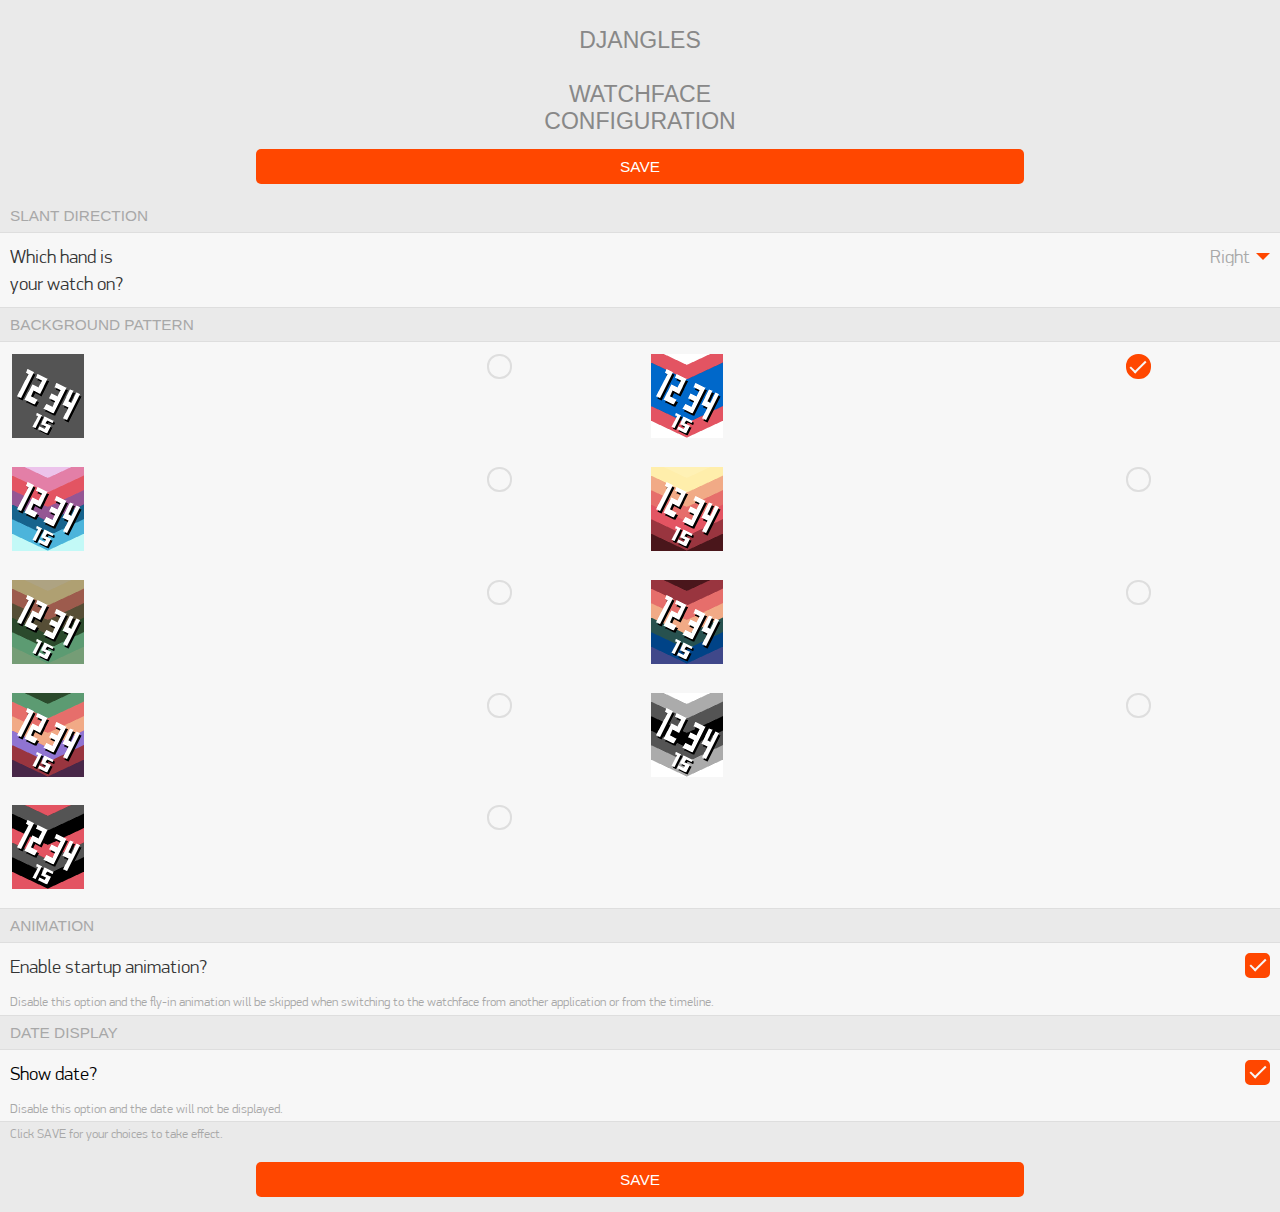
<file: v2/index.html>
<!DOCTYPE html>
<html lang="en">
<head>
    <meta charset="UTF-8">
    <title>Djangles Settings</title>
    <link rel='stylesheet' type='text/css' href='../v2/css/slate.css'>
    <link rel='stylesheet' type='text/css' href='../v2/css/style.css'>
</head>
<body>
    <br />
    <h1 class='title'>Djangles<br /><br />Watchface<br />Configuration</h1>
    <div class='item-container'>
            <div class='button-container'>
                <input id='submitButtonTop' type='button' class='item-button' value='SAVE'>
            </div>
        </div>

    <div class='item-container'>
        <div class='item-container-header'>SLANT DIRECTION</div>
        
            <div class='item-container-content'>
                
                <label class="item" >Which hand is</br>your watch on?
                    <select id="slantDirectionNumber" name="whichSlant" dir='rtl' class="item-select">                    
                        <option class="item-select-option" value=1>Left</option>					
                        <option class="item-select-option" value=2 selected>Right							
						</option>
                    </select>
                </label>
               
            </div>

        
		<div class="item-container-header">Background Pattern</div>
        
          
		<div class="item-container-content">
		
		<div class="skinny">
		
		
			<table>
				<tr>
					<td>
						<label class="item">
							<img name="img-0" src="../v2/images/basalt-0.png" />
							<input type="radio" class="item-radio" id="bgPatternRadioButton" name="radio-1" value="0">						
						</label>
					</td>
					<td>
						<label class="item">
							<img name="img-1" src="../v2/images/basalt-1.png" />
							<input type="radio" class="item-radio" id="bgPatternRadioButton" name="radio-1" value="1" checked>	
						</label>
					</td>
				</tr>
				<tr>
					<td>
						<label class="item">
							<img name="img-2" src="../v2/images/basalt-2.png" />
							<input type="radio" class="item-radio" id="bgPatternRadioButton" name="radio-1" value="2">
						</label>
					</td>
					<td>
						<label class="item">
							<img name="img-3" src="../v2/images/basalt-3.png" />
							<input type="radio" class="item-radio" id="bgPatternRadioButton" name="radio-1" value="3">
						</label>
					</td>
				</tr>
				
				<tr>
					<td>
						<label class="item">
							<img name="img-4" src="../v2/images/basalt-4.png" />
							<input type="radio" class="item-radio" id="bgPatternRadioButton" name="radio-1" value="4">
						</label>
					</td>
					<td>
						<label class="item">
							<img name="img-5" src="../v2/images/basalt-5.png" />
							<input type="radio" class="item-radio" id="bgPatternRadioButton" name="radio-1" value="5">
						</label>
					</td>
				</tr>
				<tr>
					<td>
						<label class="item">
							<img name="img-6" src="../v2/images/basalt-6.png" />
							<input type="radio" class="item-radio" id="bgPatternRadioButton" name="radio-1" value="6">
						</label>
					</td>
					<td>
						<label class="item">
							<img name="img-7" src="../v2/images/basalt-7.png" />
							<input type="radio" class="item-radio" id="bgPatternRadioButton" name="radio-1" value="7">
						</label>
					</td>
				</tr>
				<tr>
					<td>				
						<label class="item">
							<img name="img-8" src="../v2/images/basalt-8.png" />
							<input type="radio" class="item-radio" id="bgPatternRadioButton" name="radio-1" value="8">
						</label>
					</td>
					<td>
					</td>
				</tr>
			</table>
		</div>
		
        </div>
       
		<div class="item-container-header">Animation</div>
			<div class="item-container-content">
				<label class='item'>
					Enable startup animation?
					<input id='startupAnimCheckbox' type='checkbox' class='item-checkbox' checked>
				</label>
				<div class='item-container-footer'>
				Disable this option and the fly-in animation will be skipped when switching to the watchface from another application or from the timeline.
				</div>
			</div>		
		</div>
		
		<div class="item-container-header">Date Display</div>
			<div class="item-container-content">
				<label class='item'>
					Show date?
					<input id='showDate' type='checkbox' class='item-checkbox' checked>
				</label>
				<div class='item-container-footer'>
				Disable this option and the date will not be displayed.
				</div>
			</div>		
		</div>
	   
        <div class='item-container-footer'>
                    Click SAVE for your choices to take effect.
        </div>
        </div>

        <div class='item-container'>
            <div class='button-container'>
                <input id='submitButton' type='button' class='item-button' value='SAVE'>
            </div>
        </div>

        <script src='../v2/scripts/slate.js'></script>
        <script src='../v2/scripts/main.js'></script>
</body>
</html>
</file>
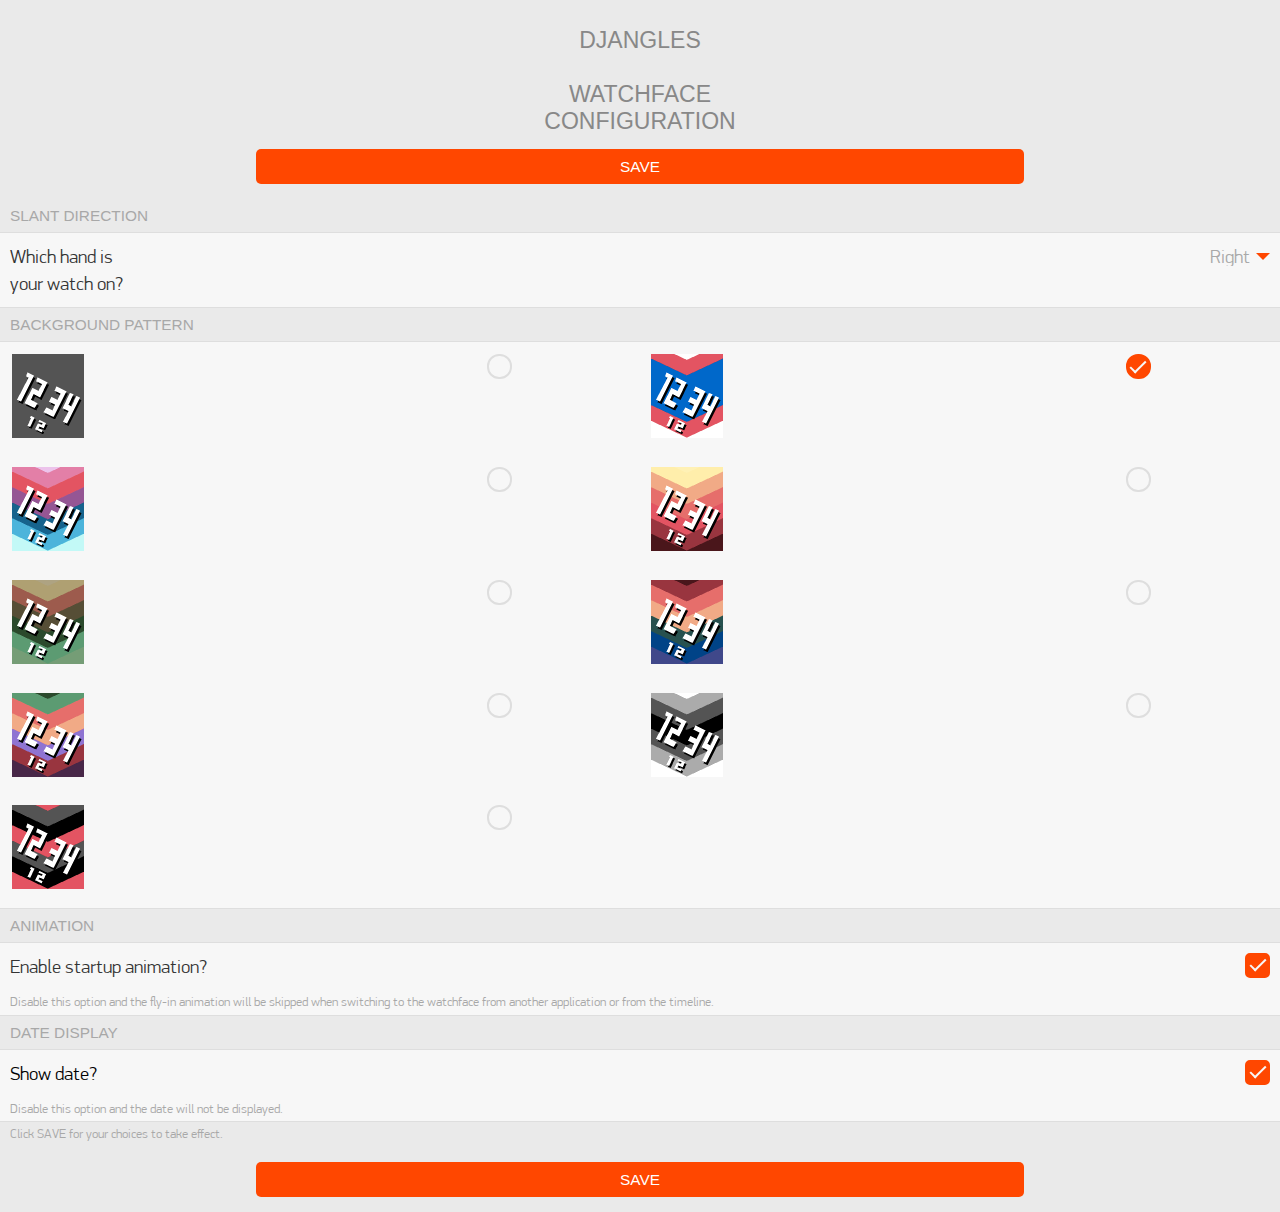
<file: v3/index.html>
<!DOCTYPE html>
<html lang="en">
<head>
    <meta charset="UTF-8">
    <title>Djangles Settings</title>
    <link rel='stylesheet' type='text/css' href='../v3/css/slate.css'>
    <link rel='stylesheet' type='text/css' href='../v3/css/style.css'>
</head>
<body>
    <br />
    <h1 class='title'>Djangles<br /><br />Watchface<br />Configuration</h1>
    <div class='item-container'>
            <div class='button-container'>
                <input id='submitButtonTop' type='button' class='item-button' value='SAVE'>
            </div>
        </div>

    <div class='item-container'>
        <div class='item-container-header'>SLANT DIRECTION</div>
        
            <div class='item-container-content'>
                
                <label class="item" >Which hand is</br>your watch on?
                    <select id="slantDirectionNumber" name="whichSlant" dir='rtl' class="item-select">                    
                        <option class="item-select-option" value=1>Left</option>					
                        <option class="item-select-option" value=2 selected>Right							
						</option>
                    </select>
                </label>
               
            </div>

        
		<div class="item-container-header">Background Pattern</div>
        
          
		<div class="item-container-content">
		
		<div class="skinny">
		
		
			<table>
				<tr>
					<td>
						<label class="item">
							<img name="img-0" src="../v3/images/basalt-0.png" />
							<input type="radio" class="item-radio" id="bgPatternRadioButton" name="radio-1" value="0">						
						</label>
					</td>
					<td>
						<label class="item">
							<img name="img-1" src="../v3/images/basalt-1.png" />
							<input type="radio" class="item-radio" id="bgPatternRadioButton" name="radio-1" value="1" checked>	
						</label>
					</td>
				</tr>
				<tr>
					<td>
						<label class="item">
							<img name="img-2" src="../v3/images/basalt-2.png" />
							<input type="radio" class="item-radio" id="bgPatternRadioButton" name="radio-1" value="2">
						</label>
					</td>
					<td>
						<label class="item">
							<img name="img-3" src="../v3/images/basalt-3.png" />
							<input type="radio" class="item-radio" id="bgPatternRadioButton" name="radio-1" value="3">
						</label>
					</td>
				</tr>
				
				<tr>
					<td>
						<label class="item">
							<img name="img-4" src="../v3/images/basalt-4.png" />
							<input type="radio" class="item-radio" id="bgPatternRadioButton" name="radio-1" value="4">
						</label>
					</td>
					<td>
						<label class="item">
							<img name="img-5" src="../v3/images/basalt-5.png" />
							<input type="radio" class="item-radio" id="bgPatternRadioButton" name="radio-1" value="5">
						</label>
					</td>
				</tr>
				<tr>
					<td>
						<label class="item">
							<img name="img-6" src="../v3/images/basalt-6.png" />
							<input type="radio" class="item-radio" id="bgPatternRadioButton" name="radio-1" value="6">
						</label>
					</td>
					<td>
						<label class="item">
							<img name="img-7" src="../v3/images/basalt-7.png" />
							<input type="radio" class="item-radio" id="bgPatternRadioButton" name="radio-1" value="7">
						</label>
					</td>
				</tr>
				<tr>
					<td>				
						<label class="item">
							<img name="img-8" src="../v3/images/basalt-8.png" />
							<input type="radio" class="item-radio" id="bgPatternRadioButton" name="radio-1" value="8">
						</label>
					</td>
					<td>
					</td>
				</tr>
			</table>
		</div>
		
        </div>
       
		<div class="item-container-header">Animation</div>
			<div class="item-container-content">
				<label class='item'>
					Enable startup animation?
					<input id='startupAnimCheckbox' type='checkbox' class='item-checkbox' checked>
				</label>
				<div class='item-container-footer'>
				Disable this option and the fly-in animation will be skipped when switching to the watchface from another application or from the timeline.
				</div>
			</div>		
		</div>
		
		<div class="item-container-header">Date Display</div>
			<div class="item-container-content">
				<label class='item'>
					Show date?
					<input id='showDate' type='checkbox' class='item-checkbox' checked>
				</label>
				<div class='item-container-footer'>
				Disable this option and the date will not be displayed.
				</div>
			</div>		
		</div>
	   
        <div class='item-container-footer'>
                    Click SAVE for your choices to take effect.
        </div>
        </div>

        <div class='item-container'>
            <div class='button-container'>
                <input id='submitButton' type='button' class='item-button' value='SAVE'>
            </div>
        </div>

        <script src='../v3/scripts/slate.js'></script>
        <script src='../v3/scripts/main.js'></script>
</body>
</html>
</file>
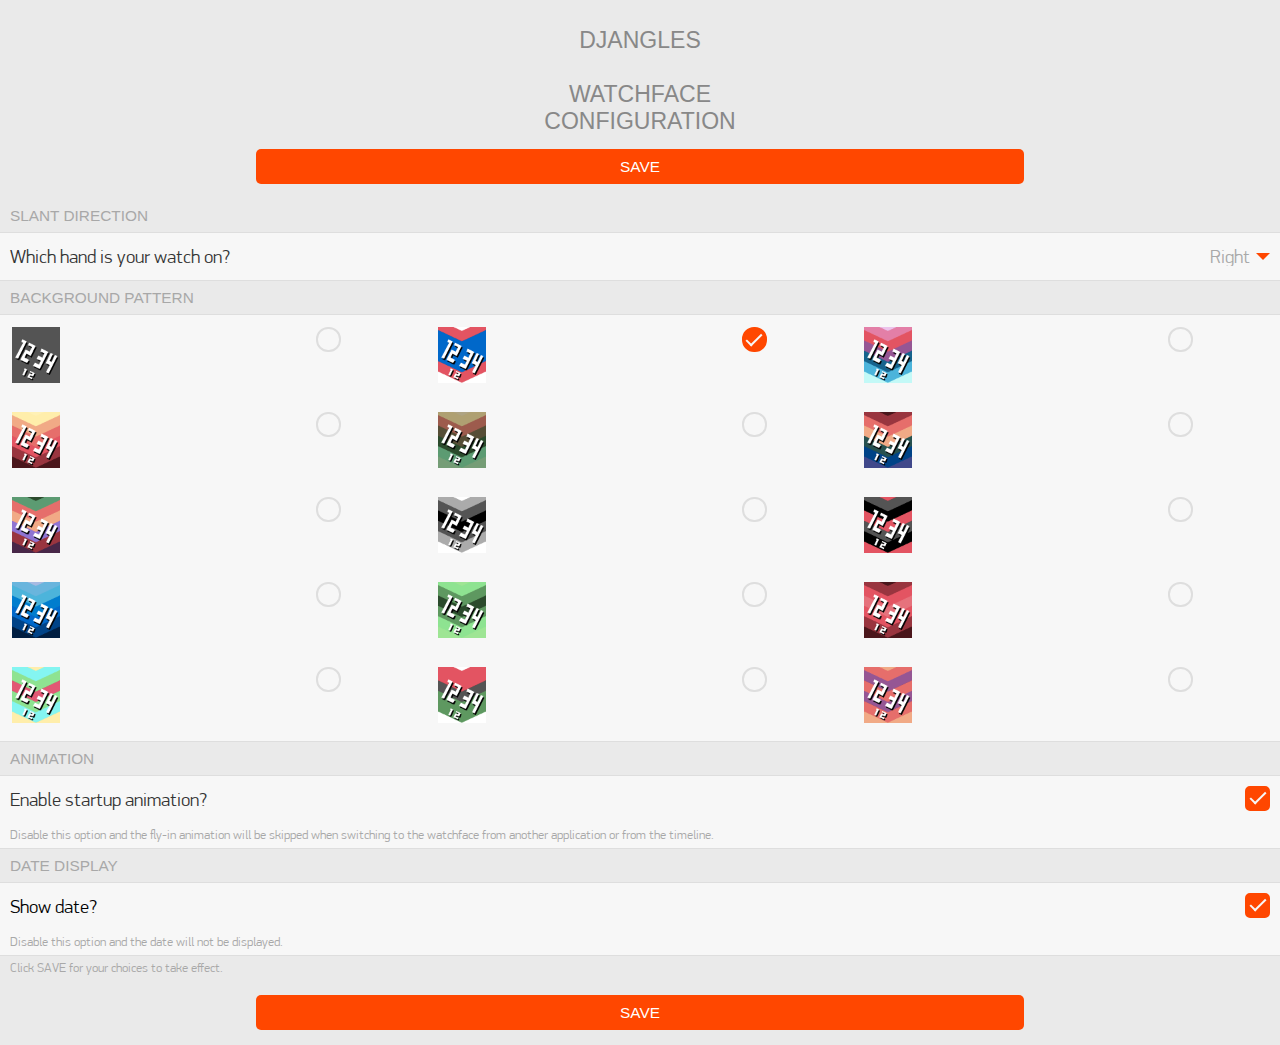
<file: v4/index.html>
<!DOCTYPE html>
<html lang="en">
<head>
    <meta charset="UTF-8">
    <title>Djangles Settings</title>
    <link rel='stylesheet' type='text/css' href='../v4/css/slate.css'>
    <link rel='stylesheet' type='text/css' href='../v4/css/style.css'>
</head>
<body>
    <br />
    <h1 class='title'>Djangles<br /><br />Watchface<br />Configuration</h1>
    <div class='item-container'>
            <div class='button-container'>
                <input id='submitButtonTop' type='button' class='item-button' value='SAVE'>
            </div>
        </div>

    <div class='item-container'>
        <div class='item-container-header'>SLANT DIRECTION</div>
        
            <div class='item-container-content'>
                
                <label class="item" >Which hand is your watch on?
                    <select id="slantDirectionNumber" name="whichSlant" dir='rtl' class="item-select">                    
                        <option class="item-select-option" value=1>Left</option>					
                        <option class="item-select-option" value=2 selected>Right							
						</option>
                    </select>
                </label>
               
            </div>

        
		<div class="item-container-header">Background Pattern</div>
        
          
		<div class="item-container-content">
		
		<div class="skinny">
		
		
			<table>
				<tr>
					<td>
						<label class="item">
							<img id="img0" name="img-00" src="../v4/images/basalt-0.png" />
							<input type="radio" class="item-radio" id="bgPatternRadioButton" name="radio-1" value="0">						
						</label>
					</td>
					<td>
						<label class="item">
							<img name="img-01" src="../v4/images/basalt-1.png" />
							<input type="radio" class="item-radio" id="bgPatternRadioButton" name="radio-1" value="1" checked>	
						</label>
					</td>
					
					<td>
						<label class="item" >
							<img name="img-02" src="../v4/images/basalt-2.png" />
							<input type="radio" class="item-radio" id="bgPatternRadioButton" name="radio-1" value="2">
						</label>
					</td>
					
				</tr>
				<tr>
					<td>
						<label class="item">
							<img name="img-03" src="../v4/images/basalt-3.png" />
							<input type="radio" class="item-radio" id="bgPatternRadioButton" name="radio-1" value="3">
						</label>
					</td>
					<td>
						<label class="item">
							<img name="img-04" src="../v4/images/basalt-4.png" />
							<input type="radio" class="item-radio" id="bgPatternRadioButton" name="radio-1" value="4">
						</label>
					</td>
					<td>
						<label class="item">
							<img name="img-05" src="../v4/images/basalt-5.png" />
							<input type="radio" class="item-radio" id="bgPatternRadioButton" name="radio-1" value="5">
						</label>
					</td>
				</tr>				
				<tr>
					<td>
						<label class="item">
							<img name="img-06" src="../v4/images/basalt-6.png" />
							<input type="radio" class="item-radio" id="bgPatternRadioButton" name="radio-1" value="6">
						</label>
					</td>
					<td>
						<label class="item">
							<img name="img-07" src="../v4/images/basalt-7.png" />
							<input type="radio" class="item-radio" id="bgPatternRadioButton" name="radio-1" value="7">
						</label>
					</td>
					<td>				
						<label class="item">
							<img name="img-08" src="../v4/images/basalt-8.png" />
							<input type="radio" class="item-radio" id="bgPatternRadioButton" name="radio-1" value="8">
						</label>
					</td>
				</tr>
				<tr class="hideit">					
					<td>				
						<label class="item">
							<img name="img-09" src="../v4/images/basalt-9.png" />
							<input type="radio" class="item-radio" id="bgPatternRadioButton" name="radio-1" value="9">
						</label>
					</td>
					<td>				
						<label class="item">
							<img name="img-10" src="../v4/images/basalt-10.png" />
							<input type="radio" class="item-radio" id="bgPatternRadioButton" name="radio-1" value="10">
						</label>
					</td>
					<td>				
						<label class="item">
							<img name="img-11" src="../v4/images/basalt-11.png" />
							<input type="radio" class="item-radio" id="bgPatternRadioButton" name="radio-1" value="11">
						</label>
					</td>
				</tr>
				<tr class="hideit">
					<td>				
						<label class="item">
							<img name="img-12" src="../v4/images/basalt-12.png" />
							<input type="radio" class="item-radio" id="bgPatternRadioButton" name="radio-1" value="12">
						</label>
					</td>
					<td>				
						<label class="item">
							<img name="img-13" src="../v4/images/basalt-13.png" />
							<input type="radio" class="item-radio" id="bgPatternRadioButton" name="radio-1" value="13">
						</label>
					</td>
					<td>				
						<label class="item">
							<img name="img-14" src="../v4/images/basalt-14.png" />
							<input type="radio" class="item-radio" id="bgPatternRadioButton" name="radio-1" value="14">
						</label>
					</td>
				</tr>
			</table>
		</div>
		
        </div>
       
		<div class="item-container-header">Animation</div>
			<div class="item-container-content">
				<label class='item'>
					Enable startup animation?
					<input id='startupAnimCheckbox' type='checkbox' class='item-checkbox' checked>
				</label>
				<div class='item-container-footer'>
				Disable this option and the fly-in animation will be skipped when switching to the watchface from another application or from the timeline.
				</div>
			</div>		
		</div>
		
		<div class="item-container-header">Date Display</div>
			<div class="item-container-content">
				<label class='item'>
					Show date?
					<input id='showDate' type='checkbox' class='item-checkbox' checked>
				</label>
				<div class='item-container-footer'>
				Disable this option and the date will not be displayed.
				</div>
			</div>		
		</div>
	   
        <div class='item-container-footer'>
                    Click SAVE for your choices to take effect.
        </div>
        </div>

        <div class='item-container'>
            <div class='button-container'>
                <input id='submitButton' type='button' class='item-button' value='SAVE'>
            </div>
        </div>

        <script src='../v4/scripts/slate.js'></script>
        <script src='../v4/scripts/main.js'></script>
</body>
</html>
</file>
<file: v2/css/slate.css>
@font-face {
  font-family: 'PFDinDisplayProLightWebfont';
  src: url("../fonts/PFDinDisplayPro-Light.woff") format("woff");
  font-weight: normal;
  font-style: normal;
  font-variant: normal; }
@font-face {
  font-family: 'PTSansRegularWebfont';
  src: url("../fonts/PTSans-regular.woff") format("woff");
  font-weight: normal;
  font-style: normal;
  font-variant: normal; }
* {
  margin: 0;
  padding: 0; }

*:focus {
  outline-width: 0; }

a {
  color: #FF4700;
  text-decoration: none; }

body {
  background-color: #EAEAEA;
  margin-bottom: 15px;
  font-size: 1.2em;
  line-height: 1.4em;
  -webkit-user-select: none !important;
  -moz-user-select: none !important;
  -ms-user-select: none !important;
  user-select: none !important; }

body, select, input[type=text], input[type=time], input[type=date] {
  font-family: 'PFDinDisplayPro-Light', PFDinDisplayProLightWebfont, sans-serif;
  font-weight: normal; }

select, input[type=time], input[type=date] {
  -webkit-appearance: none;
  -moz-appearance: none;
  -ms-appearance: none;
  appearance: none;
  border: none;
  position: absolute;
  top: 13px;
  color: #A8A8A8;
  font-size: 1em;
  line-height: 1em;
  background-color: #F7F7F7; }

input[type=date] {
  direction: rtl; }

select {
  right: 30px;
  top: 14px; }

input[type=time] {
  right: 10px !important; }

input[type=date] {
  right: 10px !important; }

.select-triangle {
  position: absolute;
  right: 10px;
  top: 20px;
  width: 0;
  height: 0;
  border-left: 7px solid transparent;
  border-right: 7px solid transparent;
  border-top: 7px solid #FF4700; }

.item-container {
  color: #333333;
  margin-top: 15px; }

.item-container-header {
  padding: 3px 10px;
  text-transform: uppercase;
  font-family: 'PT Sans', PTSansRegularWebfont, sans-serif;
  font-size: .8em;
  font-weight: normal;
  color: #A8A8A8; }

.item-container-content {
  background-color: #F7F7F7;
  border-top: 1px solid #DEDEDE;
  border-bottom: 1px solid #DEDEDE; }

.item-container-footer {
  padding: 3px 10px;
  font-size: .7em;
  line-height: 1.4em;
  color: #A8A8A8; }

.item {
  position: relative;
  padding: 10px;
  display: block;
  overflow: hidden; }

.item:not(:first-child) {
  border-top: 1px solid #DEDEDE; }

.item-subtitle-wrapper {
  font-size: 1em; }

.item-subtitle-wrapper .item-styled-toggle-wrapper {
  top: 16px; }

.item-subtitle-wrapper .item-styled-checkbox {
  top: 18px; }

.item-subtitle-wrapper .item-styled-radio {
  top: 16px; }

.item-subtitle-wrapper .item-draggable-handle {
  top: 18px; }

.item-subtitle {
  font-size: .7em;
  line-height: .7em;
  padding: .3em 0; }

.item-styled-toggle-wrapper {
  position: absolute;
  right: 10px;
  top: 8px;
  width: 56px;
  height: 30px;
  border-radius: 5px;
  transition-timing-function: ease-in-out;
  transition-duration: 0.3s;
  transition-property: background-color; }

.item-styled-toggle {
  position: relative;
  background-color: #FFFFFF;
  width: 28px;
  height: 28px;
  border-radius: 5px;
  top: 1px;
  transition-timing-function: ease-in-out;
  transition-duration: 0.3s;
  transition-property: left; }

.item-toggle {
  display: none; }

.item-toggle + .item-styled-toggle-wrapper {
  background-color: #A8A8A8; }

.item-toggle:checked + .item-styled-toggle-wrapper {
  background-color: #FF4700; }

.item-toggle + .item-styled-toggle-wrapper .item-styled-toggle {
  left: 1px; }

.item-toggle:checked + .item-styled-toggle-wrapper .item-styled-toggle {
  left: 27px; }

.item-styled-toggle-bar {
  width: 3px;
  height: 15px;
  margin-left: 3px;
  background-color: #EAEAEA;
  float: left;
  position: relative;
  left: 4px;
  top: 7px; }

.item-styled-checkbox {
  position: absolute;
  right: 10px;
  top: 10px;
  width: 21px;
  height: 21px;
  border-radius: 5px;
  border-width: 2px;
  border-style: solid; }

.item-checkbox {
  display: none; }

.item-checkbox + .item-styled-checkbox {
  border-color: #DEDEDE; }

.item-checkbox:checked + .item-styled-checkbox {
  border-color: #FF4700;
  background-color: #FF4700; }

.item-checkbox:checked + .item-styled-checkbox:before {
  content: "";
  display: block;
  position: relative;
  left: 7px;
  width: 6px;
  height: 14px;
  border-color: #F7F7F7;
  border-width: 0 2px 2px 0;
  border-style: solid;
  -webkit-transform: rotate(45deg);
  -moz-transform: rotate(45deg);
  -ms-transform: rotate(45deg);
  -o-transform: rotate(45deg);
  transform: rotate(45deg); }

.item-styled-radio {
  position: absolute;
  right: 10px;
  top: 10px;
  width: 21px;
  height: 21px;
  border-radius: 12px;
  border-width: 2px;
  border-style: solid; }

.item-radio {
  display: none; }

.item-radio + .item-styled-radio {
  border-color: #DEDEDE; }

.item-radio:checked + .item-styled-radio {
  border-color: #FF4700;
  background-color: #FF4700; }

.item-radio:checked + .item-styled-radio:before {
  content: "";
  display: block;
  position: relative;
  top: 1px;
  left: 6px;
  width: 6px;
  height: 14px;
  border-color: #F7F7F7;
  border-width: 0 2px 2px 0;
  border-style: solid;
  -webkit-transform: rotate(45deg);
  -moz-transform: rotate(45deg);
  -ms-transform: rotate(45deg);
  -o-transform: rotate(45deg);
  transform: rotate(45deg); }

.item-color {
  display: none; }

.item-styled-color {
  background: #F7F7F7; }
  .item-styled-color .value {
    position: absolute;
    right: 10px;
    top: 10px;
    width: 56px;
    height: 30px;
    border-radius: 5px;
    border-color: #A8A8A8;
    border-width: 1px;
    border-style: solid; }
  .item-styled-color .color-box-wrap {
    display: none;
    box-sizing: border-box;
    position: relative;
    height: 0;
    width: 100%;
    padding: 0 0 100% 0;
    margin: 0.6em 0 0em; }
    .item-styled-color .color-box-wrap.show {
      display: block; }
    .item-styled-color .color-box-wrap .color-box-container {
      position: absolute;
      height: 99.97%;
      width: 100%;
      left: 0;
      top: 0; }
      .item-styled-color .color-box-wrap .color-box-container .color-box {
        float: left;
        cursor: pointer; }
        .item-styled-color .color-box-wrap .color-box-container .color-box.rounded-tl {
          border-top-left-radius: 5px; }
        .item-styled-color .color-box-wrap .color-box-container .color-box.rounded-tr {
          border-top-right-radius: 5px; }
        .item-styled-color .color-box-wrap .color-box-container .color-box.rounded-bl {
          border-bottom-left-radius: 5px; }
        .item-styled-color .color-box-wrap .color-box-container .color-box.rounded-br {
          border-bottom-right-radius: 5px; }

.item-date, .item-time {
  position: absolute;
  color: #F7F7F7 !important; }

.item-styled-date, .item-styled-time {
  position: absolute;
  top: 13px;
  right: 10px;
  color: #A8A8A8;
  font-size: 1em;
  line-height: 1em;
  background-color: #F7F7F7; }

.item-input-wrapper {
  border-radius: 5px;
  border: 2px solid #DEDEDE; }

.item-input-wrapper-button {
  box-sizing: border-box;
  width: 77%; }

.item-input {
  border: 0;
  background-color: transparent;
  padding: 0 10px 7px 10px;
  font-size: 13px;
  width: 100%;
  box-sizing: border-box; }

.button-container {
  text-align: center; }

.item-button {
  width: 60%;
  height: 35px;
  background-color: #FF4700;
  border-radius: 5px;
  color: white;
  font-size: 0.8em;
  border: none;
  -webkit-appearance: none;
  -moz-appearance: none;
  -ms-appearance: none;
  appearance: none; }

.item-input-button {
  position: absolute;
  right: 10px;
  top: 9px;
  width: 20%; }

.tab-buttons {
  display: table;
  width: 100%;
  box-sizing: border-box;
  table-layout: fixed; }

.tab-button {
  display: table-cell;
  position: relative;
  color: #FF4700;
  border: 1px solid #FF4700;
  border-right-width: 0;
  font-size: 14px;
  padding: 5px 0;
  text-align: center;
  right: -1px; }

.tab-button:first-child {
  border-top-left-radius: 5px;
  border-bottom-left-radius: 5px;
  border-right-width: 0; }

.tab-button:last-child {
  border-top-right-radius: 5px;
  border-bottom-right-radius: 5px;
  border-right-width: 1px; }

.tab-button.active {
  background-color: #FF4700;
  color: #F7F7F7; }

.item-slider {
  position: relative;
  top: 8px;
  -webkit-appearance: none;
  -moz-appearance: none;
  -ms-appearance: none;
  appearance: none;
  height: 30px;
  width: 79%;
  overflow: hidden;
  background-color: transparent;
  margin-top: -10px; }

.item-slider::-webkit-slider-thumb:before {
  content: "";
  position: absolute;
  top: 11px;
  left: -1001px;
  height: 2px;
  width: 1000px;
  background: #FF4700; }

.item-slider::-webkit-slider-thumb {
  -webkit-appearance: none;
  -moz-appearance: none;
  -ms-appearance: none;
  appearance: none;
  position: relative;
  top: -13px;
  height: 28px;
  width: 28px;
  background-color: #FFFFFF;
  border-radius: 5px;
  border: 2px solid #EAEAEA; }

.item-slider::-webkit-slider-runnable-track {
  height: 2px;
  background-color: #DEDEDE; }

.item-slider::-webkit-slider-thumb:after {
  content: "lll";
  position: absolute;
  left: 4px;
  top: 3px;
  height: 12px;
  width: 10px;
  font-weight: normal;
  text-align: center;
  color: #DEDEDE;
  font-size: 16px;
  letter-spacing: 1px; }

.item-slider-text {
  position: absolute;
  top: 6px;
  right: 10px;
  width: 16%; }

.item-slider-text .item-input {
  text-align: center; }

.delete-item {
  width: 30px;
  height: 30px;
  right: 5px;
  top: 5px;
  position: absolute;
  border-radius: 6px; }

.delete-item:before, .delete-item:after {
  content: '';
  position: absolute;
  width: 24px;
  height: 2px;
  background-color: #A8A8A8;
  border-radius: 2px;
  top: 16px; }

.delete-item:before {
  -webkit-transform: rotate(45deg);
  -moz-transform: rotate(45deg);
  -ms-transform: rotate(45deg);
  -o-transform: rotate(45deg);
  transform: rotate(45deg);
  left: 3px; }

.delete-item:after {
  -webkit-transform: rotate(-45deg);
  -moz-transform: rotate(-45deg);
  -ms-transform: rotate(-45deg);
  -o-transform: rotate(-45deg);
  transform: rotate(-45deg);
  right: 3px; }

.add-item {
  color: #FF4700; }

.item-draggable-handle {
  position: absolute;
  right: 5px;
  top: 10px;
  height: 28px;
  width: 28px; }

.item-draggable-handle-bar {
  margin-top: 5px;
  height: 2px;
  width: 20px;
  background-color: #A8A8A8;
  text-align: center; }

[draggable=true] {
  background-color: #F7F7F7;
  border: 2px solid #EAEAEA;
  border-radius: 2px; }
</file>
<file: v2/css/style.css>
﻿.title {
  padding: 0 10px;
  text-transform: uppercase;
  font-family: 'PT Sans', sans-serif;
  font-size: 1.2em;
  font-weight: 500;
  color: #888888;
  text-align: center;
}

.shrink{
	width:72px;
	height:84px;
}

.shrinksq{
	width:84px;
	height:84px;
}

skinny{
	width:150px;
}

table {
	width: 100%;
}

.item-styled-radio{
	/*right: 45px;*/
	right: 20%;
	
}
</file>
<file: v3/css/slate.css>
@font-face {
  font-family: 'PFDinDisplayProLightWebfont';
  src: url("../fonts/PFDinDisplayPro-Light.woff") format("woff");
  font-weight: normal;
  font-style: normal;
  font-variant: normal; }
@font-face {
  font-family: 'PTSansRegularWebfont';
  src: url("../fonts/PTSans-regular.woff") format("woff");
  font-weight: normal;
  font-style: normal;
  font-variant: normal; }
* {
  margin: 0;
  padding: 0; }

*:focus {
  outline-width: 0; }

a {
  color: #FF4700;
  text-decoration: none; }

body {
  background-color: #EAEAEA;
  margin-bottom: 15px;
  font-size: 1.2em;
  line-height: 1.4em;
  -webkit-user-select: none !important;
  -moz-user-select: none !important;
  -ms-user-select: none !important;
  user-select: none !important; }

body, select, input[type=text], input[type=time], input[type=date] {
  font-family: 'PFDinDisplayPro-Light', PFDinDisplayProLightWebfont, sans-serif;
  font-weight: normal; }

select, input[type=time], input[type=date] {
  -webkit-appearance: none;
  -moz-appearance: none;
  -ms-appearance: none;
  appearance: none;
  border: none;
  position: absolute;
  top: 13px;
  color: #A8A8A8;
  font-size: 1em;
  line-height: 1em;
  background-color: #F7F7F7; }

input[type=date] {
  direction: rtl; }

select {
  right: 30px;
  top: 14px; }

input[type=time] {
  right: 10px !important; }

input[type=date] {
  right: 10px !important; }

.select-triangle {
  position: absolute;
  right: 10px;
  top: 20px;
  width: 0;
  height: 0;
  border-left: 7px solid transparent;
  border-right: 7px solid transparent;
  border-top: 7px solid #FF4700; }

.item-container {
  color: #333333;
  margin-top: 15px; }

.item-container-header {
  padding: 3px 10px;
  text-transform: uppercase;
  font-family: 'PT Sans', PTSansRegularWebfont, sans-serif;
  font-size: .8em;
  font-weight: normal;
  color: #A8A8A8; }

.item-container-content {
  background-color: #F7F7F7;
  border-top: 1px solid #DEDEDE;
  border-bottom: 1px solid #DEDEDE; }

.item-container-footer {
  padding: 3px 10px;
  font-size: .7em;
  line-height: 1.4em;
  color: #A8A8A8; }

.item {
  position: relative;
  padding: 10px;
  display: block;
  overflow: hidden; }

.item:not(:first-child) {
  border-top: 1px solid #DEDEDE; }

.item-subtitle-wrapper {
  font-size: 1em; }

.item-subtitle-wrapper .item-styled-toggle-wrapper {
  top: 16px; }

.item-subtitle-wrapper .item-styled-checkbox {
  top: 18px; }

.item-subtitle-wrapper .item-styled-radio {
  top: 16px; }

.item-subtitle-wrapper .item-draggable-handle {
  top: 18px; }

.item-subtitle {
  font-size: .7em;
  line-height: .7em;
  padding: .3em 0; }

.item-styled-toggle-wrapper {
  position: absolute;
  right: 10px;
  top: 8px;
  width: 56px;
  height: 30px;
  border-radius: 5px;
  transition-timing-function: ease-in-out;
  transition-duration: 0.3s;
  transition-property: background-color; }

.item-styled-toggle {
  position: relative;
  background-color: #FFFFFF;
  width: 28px;
  height: 28px;
  border-radius: 5px;
  top: 1px;
  transition-timing-function: ease-in-out;
  transition-duration: 0.3s;
  transition-property: left; }

.item-toggle {
  display: none; }

.item-toggle + .item-styled-toggle-wrapper {
  background-color: #A8A8A8; }

.item-toggle:checked + .item-styled-toggle-wrapper {
  background-color: #FF4700; }

.item-toggle + .item-styled-toggle-wrapper .item-styled-toggle {
  left: 1px; }

.item-toggle:checked + .item-styled-toggle-wrapper .item-styled-toggle {
  left: 27px; }

.item-styled-toggle-bar {
  width: 3px;
  height: 15px;
  margin-left: 3px;
  background-color: #EAEAEA;
  float: left;
  position: relative;
  left: 4px;
  top: 7px; }

.item-styled-checkbox {
  position: absolute;
  right: 10px;
  top: 10px;
  width: 21px;
  height: 21px;
  border-radius: 5px;
  border-width: 2px;
  border-style: solid; }

.item-checkbox {
  display: none; }

.item-checkbox + .item-styled-checkbox {
  border-color: #DEDEDE; }

.item-checkbox:checked + .item-styled-checkbox {
  border-color: #FF4700;
  background-color: #FF4700; }

.item-checkbox:checked + .item-styled-checkbox:before {
  content: "";
  display: block;
  position: relative;
  left: 7px;
  width: 6px;
  height: 14px;
  border-color: #F7F7F7;
  border-width: 0 2px 2px 0;
  border-style: solid;
  -webkit-transform: rotate(45deg);
  -moz-transform: rotate(45deg);
  -ms-transform: rotate(45deg);
  -o-transform: rotate(45deg);
  transform: rotate(45deg); }

.item-styled-radio {
  position: absolute;
  right: 10px;
  top: 10px;
  width: 21px;
  height: 21px;
  border-radius: 12px;
  border-width: 2px;
  border-style: solid; }

.item-radio {
  display: none; }

.item-radio + .item-styled-radio {
  border-color: #DEDEDE; }

.item-radio:checked + .item-styled-radio {
  border-color: #FF4700;
  background-color: #FF4700; }

.item-radio:checked + .item-styled-radio:before {
  content: "";
  display: block;
  position: relative;
  top: 1px;
  left: 6px;
  width: 6px;
  height: 14px;
  border-color: #F7F7F7;
  border-width: 0 2px 2px 0;
  border-style: solid;
  -webkit-transform: rotate(45deg);
  -moz-transform: rotate(45deg);
  -ms-transform: rotate(45deg);
  -o-transform: rotate(45deg);
  transform: rotate(45deg); }

.item-color {
  display: none; }

.item-styled-color {
  background: #F7F7F7; }
  .item-styled-color .value {
    position: absolute;
    right: 10px;
    top: 10px;
    width: 56px;
    height: 30px;
    border-radius: 5px;
    border-color: #A8A8A8;
    border-width: 1px;
    border-style: solid; }
  .item-styled-color .color-box-wrap {
    display: none;
    box-sizing: border-box;
    position: relative;
    height: 0;
    width: 100%;
    padding: 0 0 100% 0;
    margin: 0.6em 0 0em; }
    .item-styled-color .color-box-wrap.show {
      display: block; }
    .item-styled-color .color-box-wrap .color-box-container {
      position: absolute;
      height: 99.97%;
      width: 100%;
      left: 0;
      top: 0; }
      .item-styled-color .color-box-wrap .color-box-container .color-box {
        float: left;
        cursor: pointer; }
        .item-styled-color .color-box-wrap .color-box-container .color-box.rounded-tl {
          border-top-left-radius: 5px; }
        .item-styled-color .color-box-wrap .color-box-container .color-box.rounded-tr {
          border-top-right-radius: 5px; }
        .item-styled-color .color-box-wrap .color-box-container .color-box.rounded-bl {
          border-bottom-left-radius: 5px; }
        .item-styled-color .color-box-wrap .color-box-container .color-box.rounded-br {
          border-bottom-right-radius: 5px; }

.item-date, .item-time {
  position: absolute;
  color: #F7F7F7 !important; }

.item-styled-date, .item-styled-time {
  position: absolute;
  top: 13px;
  right: 10px;
  color: #A8A8A8;
  font-size: 1em;
  line-height: 1em;
  background-color: #F7F7F7; }

.item-input-wrapper {
  border-radius: 5px;
  border: 2px solid #DEDEDE; }

.item-input-wrapper-button {
  box-sizing: border-box;
  width: 77%; }

.item-input {
  border: 0;
  background-color: transparent;
  padding: 0 10px 7px 10px;
  font-size: 13px;
  width: 100%;
  box-sizing: border-box; }

.button-container {
  text-align: center; }

.item-button {
  width: 60%;
  height: 35px;
  background-color: #FF4700;
  border-radius: 5px;
  color: white;
  font-size: 0.8em;
  border: none;
  -webkit-appearance: none;
  -moz-appearance: none;
  -ms-appearance: none;
  appearance: none; }

.item-input-button {
  position: absolute;
  right: 10px;
  top: 9px;
  width: 20%; }

.tab-buttons {
  display: table;
  width: 100%;
  box-sizing: border-box;
  table-layout: fixed; }

.tab-button {
  display: table-cell;
  position: relative;
  color: #FF4700;
  border: 1px solid #FF4700;
  border-right-width: 0;
  font-size: 14px;
  padding: 5px 0;
  text-align: center;
  right: -1px; }

.tab-button:first-child {
  border-top-left-radius: 5px;
  border-bottom-left-radius: 5px;
  border-right-width: 0; }

.tab-button:last-child {
  border-top-right-radius: 5px;
  border-bottom-right-radius: 5px;
  border-right-width: 1px; }

.tab-button.active {
  background-color: #FF4700;
  color: #F7F7F7; }

.item-slider {
  position: relative;
  top: 8px;
  -webkit-appearance: none;
  -moz-appearance: none;
  -ms-appearance: none;
  appearance: none;
  height: 30px;
  width: 79%;
  overflow: hidden;
  background-color: transparent;
  margin-top: -10px; }

.item-slider::-webkit-slider-thumb:before {
  content: "";
  position: absolute;
  top: 11px;
  left: -1001px;
  height: 2px;
  width: 1000px;
  background: #FF4700; }

.item-slider::-webkit-slider-thumb {
  -webkit-appearance: none;
  -moz-appearance: none;
  -ms-appearance: none;
  appearance: none;
  position: relative;
  top: -13px;
  height: 28px;
  width: 28px;
  background-color: #FFFFFF;
  border-radius: 5px;
  border: 2px solid #EAEAEA; }

.item-slider::-webkit-slider-runnable-track {
  height: 2px;
  background-color: #DEDEDE; }

.item-slider::-webkit-slider-thumb:after {
  content: "lll";
  position: absolute;
  left: 4px;
  top: 3px;
  height: 12px;
  width: 10px;
  font-weight: normal;
  text-align: center;
  color: #DEDEDE;
  font-size: 16px;
  letter-spacing: 1px; }

.item-slider-text {
  position: absolute;
  top: 6px;
  right: 10px;
  width: 16%; }

.item-slider-text .item-input {
  text-align: center; }

.delete-item {
  width: 30px;
  height: 30px;
  right: 5px;
  top: 5px;
  position: absolute;
  border-radius: 6px; }

.delete-item:before, .delete-item:after {
  content: '';
  position: absolute;
  width: 24px;
  height: 2px;
  background-color: #A8A8A8;
  border-radius: 2px;
  top: 16px; }

.delete-item:before {
  -webkit-transform: rotate(45deg);
  -moz-transform: rotate(45deg);
  -ms-transform: rotate(45deg);
  -o-transform: rotate(45deg);
  transform: rotate(45deg);
  left: 3px; }

.delete-item:after {
  -webkit-transform: rotate(-45deg);
  -moz-transform: rotate(-45deg);
  -ms-transform: rotate(-45deg);
  -o-transform: rotate(-45deg);
  transform: rotate(-45deg);
  right: 3px; }

.add-item {
  color: #FF4700; }

.item-draggable-handle {
  position: absolute;
  right: 5px;
  top: 10px;
  height: 28px;
  width: 28px; }

.item-draggable-handle-bar {
  margin-top: 5px;
  height: 2px;
  width: 20px;
  background-color: #A8A8A8;
  text-align: center; }

[draggable=true] {
  background-color: #F7F7F7;
  border: 2px solid #EAEAEA;
  border-radius: 2px; }
</file>
<file: v3/css/style.css>
﻿.title {
  padding: 0 10px;
  text-transform: uppercase;
  font-family: 'PT Sans', sans-serif;
  font-size: 1.2em;
  font-weight: 500;
  color: #888888;
  text-align: center;
}

.shrink{
	width:72px;
	height:84px;
}

.shrinksq{
	width:84px;
	height:84px;
}

skinny{
	width:150px;
}

table {
	width: 100%;
}

.item-styled-radio{
	/*right: 45px;*/
	right: 20%;
	
}
</file>
<file: v4/css/slate.css>
@font-face {
  font-family: 'PFDinDisplayProLightWebfont';
  src: url("../fonts/PFDinDisplayPro-Light.woff") format("woff");
  font-weight: normal;
  font-style: normal;
  font-variant: normal; }
@font-face {
  font-family: 'PTSansRegularWebfont';
  src: url("../fonts/PTSans-regular.woff") format("woff");
  font-weight: normal;
  font-style: normal;
  font-variant: normal; }
* {
  margin: 0;
  padding: 0; }

*:focus {
  outline-width: 0; }

a {
  color: #FF4700;
  text-decoration: none; }

body {
  background-color: #EAEAEA;
  margin-bottom: 15px;
  font-size: 1.2em;
  line-height: 1.4em;
  -webkit-user-select: none !important;
  -moz-user-select: none !important;
  -ms-user-select: none !important;
  user-select: none !important; }

body, select, input[type=text], input[type=time], input[type=date] {
  font-family: 'PFDinDisplayPro-Light', PFDinDisplayProLightWebfont, sans-serif;
  font-weight: normal; }

select, input[type=time], input[type=date] {
  -webkit-appearance: none;
  -moz-appearance: none;
  -ms-appearance: none;
  appearance: none;
  border: none;
  position: absolute;
  top: 13px;
  color: #A8A8A8;
  font-size: 1em;
  line-height: 1em;
  background-color: #F7F7F7; }

input[type=date] {
  direction: rtl; }

select {
  right: 30px;
  top: 14px; }

input[type=time] {
  right: 10px !important; }

input[type=date] {
  right: 10px !important; }

.select-triangle {
  position: absolute;
  right: 10px;
  top: 20px;
  width: 0;
  height: 0;
  border-left: 7px solid transparent;
  border-right: 7px solid transparent;
  border-top: 7px solid #FF4700; }

.item-container {
  color: #333333;
  margin-top: 15px; }

.item-container-header {
  padding: 3px 10px;
  text-transform: uppercase;
  font-family: 'PT Sans', PTSansRegularWebfont, sans-serif;
  font-size: .8em;
  font-weight: normal;
  color: #A8A8A8; }

.item-container-content {
  background-color: #F7F7F7;
  border-top: 1px solid #DEDEDE;
  border-bottom: 1px solid #DEDEDE; }

.item-container-footer {
  padding: 3px 10px;
  font-size: .7em;
  line-height: 1.4em;
  color: #A8A8A8; }

.item {
  position: relative;
  padding: 10px;
  display: block;
  overflow: hidden; }

.item:not(:first-child) {
  border-top: 1px solid #DEDEDE; }

.item-subtitle-wrapper {
  font-size: 1em; }

.item-subtitle-wrapper .item-styled-toggle-wrapper {
  top: 16px; }

.item-subtitle-wrapper .item-styled-checkbox {
  top: 18px; }

.item-subtitle-wrapper .item-styled-radio {
  top: 16px; }

.item-subtitle-wrapper .item-draggable-handle {
  top: 18px; }

.item-subtitle {
  font-size: .7em;
  line-height: .7em;
  padding: .3em 0; }

.item-styled-toggle-wrapper {
  position: absolute;
  right: 10px;
  top: 8px;
  width: 56px;
  height: 30px;
  border-radius: 5px;
  transition-timing-function: ease-in-out;
  transition-duration: 0.3s;
  transition-property: background-color; }

.item-styled-toggle {
  position: relative;
  background-color: #FFFFFF;
  width: 28px;
  height: 28px;
  border-radius: 5px;
  top: 1px;
  transition-timing-function: ease-in-out;
  transition-duration: 0.3s;
  transition-property: left; }

.item-toggle {
  display: none; }

.item-toggle + .item-styled-toggle-wrapper {
  background-color: #A8A8A8; }

.item-toggle:checked + .item-styled-toggle-wrapper {
  background-color: #FF4700; }

.item-toggle + .item-styled-toggle-wrapper .item-styled-toggle {
  left: 1px; }

.item-toggle:checked + .item-styled-toggle-wrapper .item-styled-toggle {
  left: 27px; }

.item-styled-toggle-bar {
  width: 3px;
  height: 15px;
  margin-left: 3px;
  background-color: #EAEAEA;
  float: left;
  position: relative;
  left: 4px;
  top: 7px; }

.item-styled-checkbox {
  position: absolute;
  right: 10px;
  top: 10px;
  width: 21px;
  height: 21px;
  border-radius: 5px;
  border-width: 2px;
  border-style: solid; }

.item-checkbox {
  display: none; }

.item-checkbox + .item-styled-checkbox {
  border-color: #DEDEDE; }

.item-checkbox:checked + .item-styled-checkbox {
  border-color: #FF4700;
  background-color: #FF4700; }

.item-checkbox:checked + .item-styled-checkbox:before {
  content: "";
  display: block;
  position: relative;
  left: 7px;
  width: 6px;
  height: 14px;
  border-color: #F7F7F7;
  border-width: 0 2px 2px 0;
  border-style: solid;
  -webkit-transform: rotate(45deg);
  -moz-transform: rotate(45deg);
  -ms-transform: rotate(45deg);
  -o-transform: rotate(45deg);
  transform: rotate(45deg); }

.item-styled-radio {
  position: absolute;
  right: 10px;
  top: 10px;
  width: 21px;
  height: 21px;
  border-radius: 12px;
  border-width: 2px;
  border-style: solid; }

.item-radio {
  display: none; }

.item-radio + .item-styled-radio {
  border-color: #DEDEDE; }

.item-radio:checked + .item-styled-radio {
  border-color: #FF4700;
  background-color: #FF4700; }

.item-radio:checked + .item-styled-radio:before {
  content: "";
  display: block;
  position: relative;
  top: 1px;
  left: 6px;
  width: 6px;
  height: 14px;
  border-color: #F7F7F7;
  border-width: 0 2px 2px 0;
  border-style: solid;
  -webkit-transform: rotate(45deg);
  -moz-transform: rotate(45deg);
  -ms-transform: rotate(45deg);
  -o-transform: rotate(45deg);
  transform: rotate(45deg); }

.item-color {
  display: none; }

.item-styled-color {
  background: #F7F7F7; }
  .item-styled-color .value {
    position: absolute;
    right: 10px;
    top: 10px;
    width: 56px;
    height: 30px;
    border-radius: 5px;
    border-color: #A8A8A8;
    border-width: 1px;
    border-style: solid; }
  .item-styled-color .color-box-wrap {
    display: none;
    box-sizing: border-box;
    position: relative;
    height: 0;
    width: 100%;
    padding: 0 0 100% 0;
    margin: 0.6em 0 0em; }
    .item-styled-color .color-box-wrap.show {
      display: block; }
    .item-styled-color .color-box-wrap .color-box-container {
      position: absolute;
      height: 99.97%;
      width: 100%;
      left: 0;
      top: 0; }
      .item-styled-color .color-box-wrap .color-box-container .color-box {
        float: left;
        cursor: pointer; }
        .item-styled-color .color-box-wrap .color-box-container .color-box.rounded-tl {
          border-top-left-radius: 5px; }
        .item-styled-color .color-box-wrap .color-box-container .color-box.rounded-tr {
          border-top-right-radius: 5px; }
        .item-styled-color .color-box-wrap .color-box-container .color-box.rounded-bl {
          border-bottom-left-radius: 5px; }
        .item-styled-color .color-box-wrap .color-box-container .color-box.rounded-br {
          border-bottom-right-radius: 5px; }

.item-date, .item-time {
  position: absolute;
  color: #F7F7F7 !important; }

.item-styled-date, .item-styled-time {
  position: absolute;
  top: 13px;
  right: 10px;
  color: #A8A8A8;
  font-size: 1em;
  line-height: 1em;
  background-color: #F7F7F7; }

.item-input-wrapper {
  border-radius: 5px;
  border: 2px solid #DEDEDE; }

.item-input-wrapper-button {
  box-sizing: border-box;
  width: 77%; }

.item-input {
  border: 0;
  background-color: transparent;
  padding: 0 10px 7px 10px;
  font-size: 13px;
  width: 100%;
  box-sizing: border-box; }

.button-container {
  text-align: center; }

.item-button {
  width: 60%;
  height: 35px;
  background-color: #FF4700;
  border-radius: 5px;
  color: white;
  font-size: 0.8em;
  border: none;
  -webkit-appearance: none;
  -moz-appearance: none;
  -ms-appearance: none;
  appearance: none; }

.item-input-button {
  position: absolute;
  right: 10px;
  top: 9px;
  width: 20%; }

.tab-buttons {
  display: table;
  width: 100%;
  box-sizing: border-box;
  table-layout: fixed; }

.tab-button {
  display: table-cell;
  position: relative;
  color: #FF4700;
  border: 1px solid #FF4700;
  border-right-width: 0;
  font-size: 14px;
  padding: 5px 0;
  text-align: center;
  right: -1px; }

.tab-button:first-child {
  border-top-left-radius: 5px;
  border-bottom-left-radius: 5px;
  border-right-width: 0; }

.tab-button:last-child {
  border-top-right-radius: 5px;
  border-bottom-right-radius: 5px;
  border-right-width: 1px; }

.tab-button.active {
  background-color: #FF4700;
  color: #F7F7F7; }

.item-slider {
  position: relative;
  top: 8px;
  -webkit-appearance: none;
  -moz-appearance: none;
  -ms-appearance: none;
  appearance: none;
  height: 30px;
  width: 79%;
  overflow: hidden;
  background-color: transparent;
  margin-top: -10px; }

.item-slider::-webkit-slider-thumb:before {
  content: "";
  position: absolute;
  top: 11px;
  left: -1001px;
  height: 2px;
  width: 1000px;
  background: #FF4700; }

.item-slider::-webkit-slider-thumb {
  -webkit-appearance: none;
  -moz-appearance: none;
  -ms-appearance: none;
  appearance: none;
  position: relative;
  top: -13px;
  height: 28px;
  width: 28px;
  background-color: #FFFFFF;
  border-radius: 5px;
  border: 2px solid #EAEAEA; }

.item-slider::-webkit-slider-runnable-track {
  height: 2px;
  background-color: #DEDEDE; }

.item-slider::-webkit-slider-thumb:after {
  content: "lll";
  position: absolute;
  left: 4px;
  top: 3px;
  height: 12px;
  width: 10px;
  font-weight: normal;
  text-align: center;
  color: #DEDEDE;
  font-size: 16px;
  letter-spacing: 1px; }

.item-slider-text {
  position: absolute;
  top: 6px;
  right: 10px;
  width: 16%; }

.item-slider-text .item-input {
  text-align: center; }

.delete-item {
  width: 30px;
  height: 30px;
  right: 5px;
  top: 5px;
  position: absolute;
  border-radius: 6px; }

.delete-item:before, .delete-item:after {
  content: '';
  position: absolute;
  width: 24px;
  height: 2px;
  background-color: #A8A8A8;
  border-radius: 2px;
  top: 16px; }

.delete-item:before {
  -webkit-transform: rotate(45deg);
  -moz-transform: rotate(45deg);
  -ms-transform: rotate(45deg);
  -o-transform: rotate(45deg);
  transform: rotate(45deg);
  left: 3px; }

.delete-item:after {
  -webkit-transform: rotate(-45deg);
  -moz-transform: rotate(-45deg);
  -ms-transform: rotate(-45deg);
  -o-transform: rotate(-45deg);
  transform: rotate(-45deg);
  right: 3px; }

.add-item {
  color: #FF4700; }

.item-draggable-handle {
  position: absolute;
  right: 5px;
  top: 10px;
  height: 28px;
  width: 28px; }

.item-draggable-handle-bar {
  margin-top: 5px;
  height: 2px;
  width: 20px;
  background-color: #A8A8A8;
  text-align: center; }

[draggable=true] {
  background-color: #F7F7F7;
  border: 2px solid #EAEAEA;
  border-radius: 2px; }
</file>
<file: v4/css/style.css>
﻿.title {
  padding: 0 10px;
  text-transform: uppercase;
  font-family: 'PT Sans', sans-serif;
  font-size: 1.2em;
  font-weight: 500;
  color: #888888;
  text-align: center;
}

skinny{
	/*width:150px;*/
}

table {
	width: 100%;
}

.item-styled-radio{
	/*right: 45px;*/
	right: 20%;
	
}
</file>
